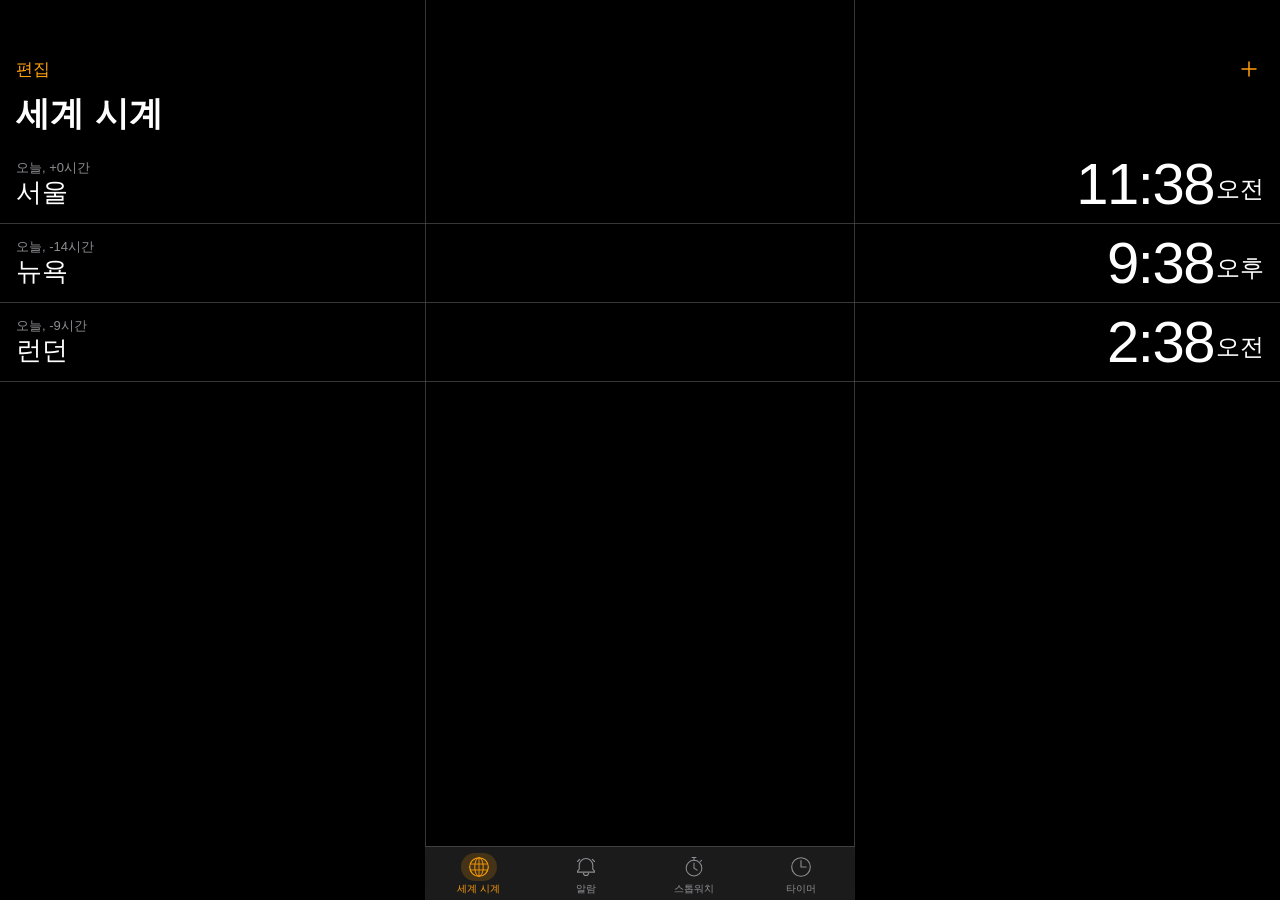
<file: index.html>
<!DOCTYPE html>
<html lang="ko">
<head>
  <meta charset="UTF-8">
  <meta name="viewport" content="width=device-width, initial-scale=1.0, maximum-scale=1.0, user-scalable=no, viewport-fit=cover">
  <meta name="apple-mobile-web-app-capable" content="yes">
  <meta name="apple-mobile-web-app-status-bar-style" content="black-translucent">
  <meta name="theme-color" content="#000000">
  <title>시계</title>
  <link rel="manifest" href="manifest.json">
  <link rel="apple-touch-icon" href="icons/icon-192.png">
  <link rel="stylesheet" href="style.css">
</head>
<body>

  <!-- ========== 세계 시계 ========== -->
  <div id="tab-worldclock" class="tab-content active">
    <div class="safe-top"></div>
    <div class="header">
      <div class="header-top">
        <button class="text-btn orange" id="wc-edit-btn">편집</button>
        <button class="icon-btn orange" id="wc-add-btn">
          <svg width="22" height="22" viewBox="0 0 44 44"><path d="M22 8v28M8 22h28" stroke="currentColor" stroke-width="3" stroke-linecap="round"/></svg>
        </button>
      </div>
      <h1 class="large-title">세계 시계</h1>
    </div>
    <div class="scroll-area" id="wc-list"></div>
  </div>

  <!-- ========== 알람 ========== -->
  <div id="tab-alarm" class="tab-content">
    <div class="safe-top"></div>
    <div class="header">
      <div class="header-top">
        <button class="text-btn orange" id="al-edit-btn">편집</button>
        <button class="icon-btn orange" id="al-add-btn">
          <svg width="22" height="22" viewBox="0 0 44 44"><path d="M22 8v28M8 22h28" stroke="currentColor" stroke-width="3" stroke-linecap="round"/></svg>
        </button>
      </div>
      <h1 class="large-title">알람</h1>
    </div>
    <div class="scroll-area" id="al-list"></div>
  </div>

  <!-- ========== 스톱워치 ========== -->
  <div id="tab-stopwatch" class="tab-content">
    <div class="safe-top"></div>
    <div class="sw-wrap">
      <!-- Swipeable pages -->
      <div class="sw-pages" id="sw-pages">
        <div class="sw-page" id="sw-page-digital">
          <div class="sw-digital-display">
            <span class="sw-digital-time" id="sw-display">00:00<span class="sw-digital-ms">.00</span></span>
          </div>
        </div>
        <div class="sw-page" id="sw-page-analog">
          <div class="sw-dial-area">
            <canvas id="sw-canvas"></canvas>
          </div>
        </div>
      </div>
      <!-- Page dots -->
      <div class="sw-dots">
        <span class="sw-dot active" data-page="0"></span>
        <span class="sw-dot" data-page="1"></span>
      </div>
      <!-- Buttons -->
      <div class="sw-buttons">
        <div class="circle-btn-wrap">
          <div class="circle-btn-ring" id="sw-lap-ring">
            <button class="circle-btn gray" id="sw-lap-btn" disabled>랩</button>
          </div>
        </div>
        <div class="circle-btn-wrap">
          <div class="circle-btn-ring green-ring" id="sw-start-ring">
            <button class="circle-btn green" id="sw-start-btn">시작</button>
          </div>
        </div>
      </div>
      <!-- Laps -->
      <div class="lap-list" id="sw-laps"></div>
    </div>
  </div>

  <!-- ========== 타이머 ========== -->
  <div id="tab-timer" class="tab-content">
    <div class="safe-top"></div>
    <div class="tm-wrap">
      <div class="tm-picker-area" id="tm-picker-area">
        <div class="tm-picker">
          <div class="tm-col-group">
            <div class="tm-col" id="pk-h" data-max="23"></div>
            <span class="tm-col-label">시간</span>
          </div>
          <div class="tm-col-group">
            <div class="tm-col" id="pk-m" data-max="59"></div>
            <span class="tm-col-label">분</span>
          </div>
          <div class="tm-col-group">
            <div class="tm-col" id="pk-s" data-max="59"></div>
            <span class="tm-col-label">초</span>
          </div>
        </div>
        <div class="tm-picker-hl"></div>
      </div>
      <div class="tm-ring-area" id="tm-ring-area" style="display:none;">
        <div class="tm-ring-box">
          <svg class="tm-ring-svg" viewBox="0 0 200 200">
            <circle cx="100" cy="100" r="92" fill="none" stroke="#333" stroke-width="3"/>
            <circle cx="100" cy="100" r="92" fill="none" stroke="#FF9F0A" stroke-width="3" stroke-linecap="round" id="tm-ring-circle"
              stroke-dasharray="578.05" stroke-dashoffset="0" transform="rotate(-90 100 100)"/>
          </svg>
          <div class="tm-ring-time" id="tm-ring-time">00:00</div>
        </div>
      </div>
      <div class="tm-sound-row">
        <span>타이머 종료 시</span>
        <span class="tm-sound-val">전파 탐지기 <span class="chevron">›</span></span>
      </div>
      <div class="sw-buttons">
        <div class="circle-btn-wrap">
          <div class="circle-btn-ring">
            <button class="circle-btn gray" id="tm-cancel-btn" disabled>취소</button>
          </div>
        </div>
        <div class="circle-btn-wrap">
          <div class="circle-btn-ring green-ring">
            <button class="circle-btn green" id="tm-start-btn">시작</button>
          </div>
        </div>
      </div>
    </div>
  </div>

  <!-- ========== 알람 추가 모달 ========== -->
  <div class="modal" id="al-modal">
    <div class="modal-sheet">
      <div class="modal-header">
        <button class="text-btn orange" id="al-modal-cancel">취소</button>
        <span class="modal-title">알람 추가</span>
        <button class="text-btn orange bold" id="al-modal-save">저장</button>
      </div>
      <div class="al-picker-area">
        <div class="tm-picker al-picker">
          <div class="tm-col-group"><div class="tm-col" id="alpk-h" data-max="12" data-min="1" data-type="hour12"></div></div>
          <div class="tm-col-group"><div class="tm-col" id="alpk-m" data-max="59"></div></div>
          <div class="tm-col-group"><div class="tm-col" id="alpk-ap" data-type="ampm"></div></div>
        </div>
        <div class="tm-picker-hl"></div>
      </div>
      <div class="al-options">
        <div class="al-opt-row"><span>반복</span><span class="al-opt-val">안 함 <span class="chevron">›</span></span></div>
        <div class="al-opt-row"><span>레이블</span><input type="text" class="al-opt-input" id="al-label-input" value="알람"></div>
        <div class="al-opt-row"><span>사운드</span><span class="al-opt-val">전파 탐지기 <span class="chevron">›</span></span></div>
        <div class="al-opt-row last"><span>다시 알림</span><label class="toggle"><input type="checkbox" checked><span class="toggle-track"><span class="toggle-thumb"></span></span></label></div>
      </div>
    </div>
  </div>

  <!-- ========== 도시 선택 모달 ========== -->
  <div class="modal" id="wc-modal">
    <div class="modal-sheet">
      <div class="modal-header">
        <button class="text-btn orange" id="wc-modal-cancel">취소</button>
        <span class="modal-title">도시 선택</span>
        <div style="width:50px"></div>
      </div>
      <div class="search-box">
        <div class="search-field">
          <svg class="search-icon" width="15" height="15" viewBox="0 0 15 15"><circle cx="6.5" cy="6.5" r="5.5" stroke="#8E8E93" stroke-width="1.5" fill="none"/><path d="M10.5 10.5l3.5 3.5" stroke="#8E8E93" stroke-width="1.5" stroke-linecap="round"/></svg>
          <input type="text" placeholder="검색" id="city-search">
        </div>
      </div>
      <div class="city-list" id="city-list"></div>
    </div>
  </div>

  <!-- ========== 탭 바 ========== -->
  <div class="tabbar">
    <button class="tab active" data-tab="worldclock">
      <div class="tab-ico-wrap">
        <!-- Globe outline -->
        <svg class="tab-ico" viewBox="0 0 26 26"><circle cx="13" cy="13" r="11" stroke="currentColor" stroke-width="1.3" fill="none"/><ellipse cx="13" cy="13" rx="5" ry="11" stroke="currentColor" stroke-width="1.1" fill="none"/><path d="M2.5 9.5h21M2.5 16.5h21M13 2v22" stroke="currentColor" stroke-width="1" fill="none"/></svg>
      </div>
      <span>세계 시계</span>
    </button>
    <button class="tab" data-tab="alarm">
      <div class="tab-ico-wrap">
        <!-- Alarm bell -->
        <svg class="tab-ico" viewBox="0 0 26 26"><path d="M5.5 4L3 6.5M20.5 4L23 6.5" stroke="currentColor" stroke-width="1.3" stroke-linecap="round" fill="none"/><path d="M13 3C8.58 3 5 6.58 5 11v4.5L3 18v1h20v-1l-2-2.5V11c0-4.42-3.58-8-8-8z" stroke="currentColor" stroke-width="1.3" fill="none"/><path d="M10 20c0 1.66 1.34 3 3 3s3-1.34 3-3" stroke="currentColor" stroke-width="1.3" fill="none"/></svg>
      </div>
      <span>알람</span>
    </button>
    <button class="tab" data-tab="stopwatch">
      <div class="tab-ico-wrap">
        <!-- Stopwatch filled when active -->
        <svg class="tab-ico tab-ico-stopwatch" viewBox="0 0 26 28"><circle cx="13" cy="15.5" r="10" stroke="currentColor" stroke-width="1.3" fill="none"/><path d="M13 9v6.5l4 2.5M10.5 2h5M13 2v3.5M21 7l1.5-1.5" stroke="currentColor" stroke-width="1.3" stroke-linecap="round" fill="none"/></svg>
      </div>
      <span>스톱워치</span>
    </button>
    <button class="tab" data-tab="timer">
      <div class="tab-ico-wrap">
        <svg class="tab-ico" viewBox="0 0 26 26"><circle cx="13" cy="13" r="11" stroke="currentColor" stroke-width="1.3" fill="none"/><path d="M13 5.5V13h6" stroke="currentColor" stroke-width="1.3" stroke-linecap="round" fill="none"/></svg>
      </div>
      <span>타이머</span>
    </button>
  </div>

  <script src="app.js"></script>
</body>
</html>
</file>
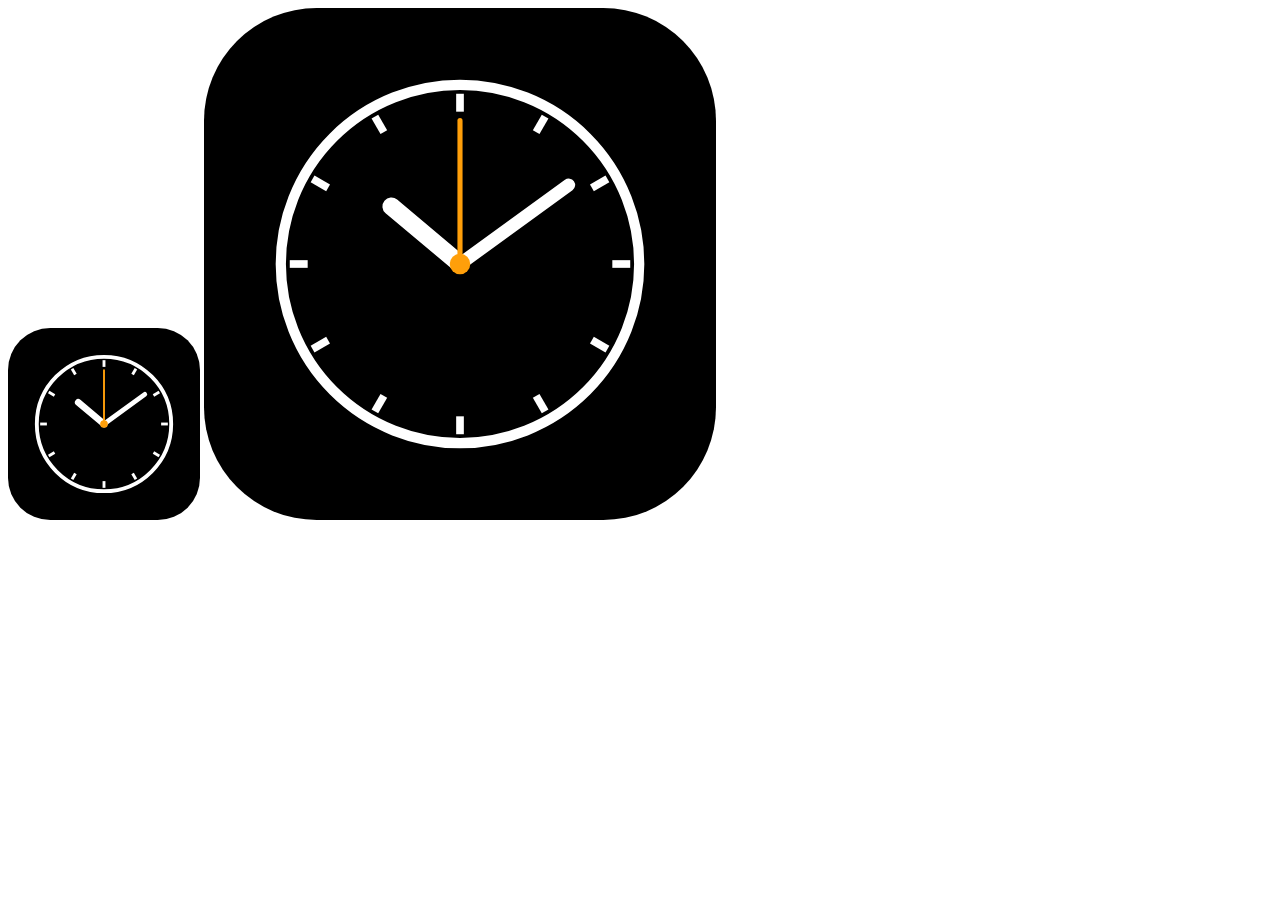
<file: generate-icons.html>
<!DOCTYPE html>
<html>
<head><title>Generate Icons</title></head>
<body>
<canvas id="c192" width="192" height="192"></canvas>
<canvas id="c512" width="512" height="512"></canvas>
<script>
function drawIcon(canvas) {
  const ctx = canvas.getContext('2d');
  const s = canvas.width;
  const r = s * 0.22;

  // Background
  ctx.fillStyle = '#000000';
  ctx.beginPath();
  ctx.roundRect(0, 0, s, s, r);
  ctx.fill();

  // Clock circle
  const cx = s / 2, cy = s / 2, cr = s * 0.35;
  ctx.strokeStyle = '#FFFFFF';
  ctx.lineWidth = s * 0.02;
  ctx.beginPath();
  ctx.arc(cx, cy, cr, 0, Math.PI * 2);
  ctx.stroke();

  // Hour ticks
  for (let i = 0; i < 12; i++) {
    const angle = (i * 30 - 90) * Math.PI / 180;
    const inner = cr * 0.85;
    const outer = cr * 0.95;
    ctx.beginPath();
    ctx.moveTo(cx + Math.cos(angle) * inner, cy + Math.sin(angle) * inner);
    ctx.lineTo(cx + Math.cos(angle) * outer, cy + Math.sin(angle) * outer);
    ctx.lineWidth = s * 0.015;
    ctx.strokeStyle = '#FFFFFF';
    ctx.stroke();
  }

  // Hour hand (10:09 like Apple)
  const hourAngle = (310 - 90) * Math.PI / 180;
  ctx.beginPath();
  ctx.moveTo(cx, cy);
  ctx.lineTo(cx + Math.cos(hourAngle) * cr * 0.5, cy + Math.sin(hourAngle) * cr * 0.5);
  ctx.lineWidth = s * 0.035;
  ctx.lineCap = 'round';
  ctx.strokeStyle = '#FFFFFF';
  ctx.stroke();

  // Minute hand
  const minAngle = (54 - 90) * Math.PI / 180;
  ctx.beginPath();
  ctx.moveTo(cx, cy);
  ctx.lineTo(cx + Math.cos(minAngle) * cr * 0.75, cy + Math.sin(minAngle) * cr * 0.75);
  ctx.lineWidth = s * 0.025;
  ctx.lineCap = 'round';
  ctx.strokeStyle = '#FFFFFF';
  ctx.stroke();

  // Second hand
  const secAngle = (0 - 90) * Math.PI / 180;
  ctx.beginPath();
  ctx.moveTo(cx, cy);
  ctx.lineTo(cx + Math.cos(secAngle) * cr * 0.8, cy + Math.sin(secAngle) * cr * 0.8);
  ctx.lineWidth = s * 0.01;
  ctx.strokeStyle = '#FF9F0A';
  ctx.stroke();

  // Center dot
  ctx.beginPath();
  ctx.arc(cx, cy, s * 0.02, 0, Math.PI * 2);
  ctx.fillStyle = '#FF9F0A';
  ctx.fill();
}

drawIcon(document.getElementById('c192'));
drawIcon(document.getElementById('c512'));

// Download
['c192', 'c512'].forEach(id => {
  const canvas = document.getElementById(id);
  const link = document.createElement('a');
  link.download = `icon-${canvas.width}.png`;
  link.href = canvas.toDataURL();
  link.click();
});
</script>
</body>
</html>
</file>
<file: style.css>
*{margin:0;padding:0;box-sizing:border-box;-webkit-tap-highlight-color:transparent;-webkit-user-select:none;user-select:none}
:root{
  --orange:#FF9F0A;--bg:#000;--card:#1C1C1E;--sep:rgba(84,84,88,.65);
  --t1:#FFF;--t2:#8E8E93;--t3:#636366;--green:#30D158;--red:#FF453A;
  --sat:env(safe-area-inset-top,47px);--sab:env(safe-area-inset-bottom,0px);
}
html,body{height:100%;overflow:hidden;background:var(--bg);color:var(--t1);
  font-family:-apple-system,BlinkMacSystemFont,'SF Pro Text','SF Pro Display','Helvetica Neue',sans-serif;
  -webkit-font-smoothing:antialiased;font-size:17px}
.safe-top{height:var(--sat);min-height:47px}

/* Header */
.header{padding:0 16px}
.header-top{display:flex;justify-content:space-between;align-items:center;height:44px}
.large-title{font-size:34px;font-weight:700;letter-spacing:.37px;padding:0 0 8px}
.text-btn{background:none;border:none;font:inherit;font-size:17px;cursor:pointer;padding:0}
.text-btn.orange{color:var(--orange)}.text-btn.bold{font-weight:600}
.icon-btn{background:none;border:none;color:var(--orange);cursor:pointer;padding:4px;display:flex;align-items:center}

/* Tabs */
.tab-content{display:none;position:absolute;top:0;left:0;right:0;bottom:83px;overflow:hidden;flex-direction:column}
.tab-content.active{display:flex}
.scroll-area{flex:1;overflow-y:auto;-webkit-overflow-scrolling:touch}

/* ===== Tab Bar ===== */
.tabbar{position:fixed;bottom:0;left:0;right:0;display:flex;
  background:rgba(30,30,30,.92);backdrop-filter:saturate(180%) blur(20px);-webkit-backdrop-filter:saturate(180%) blur(20px);
  border-top:.33px solid rgba(255,255,255,.16);
  padding:4px 0 calc(4px + var(--sab));z-index:100}
.tab{flex:1;display:flex;flex-direction:column;align-items:center;gap:1px;
  background:none;border:none;color:var(--t2);font-size:10px;font-family:inherit;cursor:pointer;padding:2px 0 0}
.tab.active{color:var(--orange)}
.tab-ico-wrap{width:36px;height:28px;display:flex;align-items:center;justify-content:center;border-radius:16px;transition:background .2s}
.tab.active .tab-ico-wrap{background:rgba(255,159,10,.18)}
.tab-ico{width:22px;height:22px;display:block}

/* ===== 세계 시계 ===== */
.wc-item{display:flex;align-items:center;justify-content:space-between;
  padding:10px 16px;border-bottom:.33px solid var(--sep)}
.wc-offset{font-size:13px;color:var(--t2);font-weight:400;line-height:1.3}
.wc-city{font-size:26px;font-weight:300;line-height:1.2;letter-spacing:-.3px}
.wc-time{font-size:58px;font-weight:100;letter-spacing:-1.5px;line-height:1;font-variant-numeric:tabular-nums}
.wc-ampm{font-size:24px;font-weight:300;vertical-align:super;margin-left:2px}

/* ===== 알람 ===== */
.al-section{padding:20px 16px 6px;display:flex;align-items:center;gap:6px}
.al-section-ico{width:26px;height:26px;background:var(--orange);border-radius:7px;display:flex;align-items:center;justify-content:center}
.al-section-ico svg{width:16px;height:16px;color:#000}
.al-section-title{font-size:20px;font-weight:600}
.al-section-desc{padding:0 16px 10px;font-size:13px;color:var(--t2);line-height:1.38}
.al-other-title{padding:28px 16px 6px;font-size:20px;font-weight:600}
.al-item{display:flex;align-items:center;justify-content:space-between;padding:8px 16px;border-bottom:.33px solid var(--sep);min-height:72px}
.al-time{font-size:58px;font-weight:100;letter-spacing:-1.5px;line-height:1;font-variant-numeric:tabular-nums}
.al-ampm{font-size:24px;font-weight:300;margin-left:2px}
.al-label{font-size:13px;color:var(--t2);margin-top:1px}
.al-item.off .al-time,.al-item.off .al-ampm,.al-item.off .al-label{color:var(--t3)}
.toggle{position:relative;display:block;width:51px;height:31px;flex-shrink:0}
.toggle input{display:none}
.toggle-track{display:block;width:51px;height:31px;border-radius:31px;background:#39393D;transition:background .25s;cursor:pointer}
.toggle-thumb{position:absolute;top:2px;left:2px;width:27px;height:27px;border-radius:50%;background:#fff;box-shadow:0 2px 4px rgba(0,0,0,.3);transition:transform .25s}
.toggle input:checked~.toggle-track{background:var(--green)}
.toggle input:checked~.toggle-track .toggle-thumb{transform:translateX(20px)}

/* ===== 스톱워치 ===== */
.sw-wrap{display:flex;flex-direction:column;height:100%;overflow:hidden}
.sw-pages{display:flex;overflow-x:scroll;scroll-snap-type:x mandatory;-webkit-overflow-scrolling:touch;
  flex-shrink:0;scrollbar-width:none}
.sw-pages::-webkit-scrollbar{display:none}
.sw-page{min-width:100%;scroll-snap-align:center;display:flex;align-items:center;justify-content:center}
.sw-digital-display{display:flex;align-items:center;justify-content:center;
  height:68vw;max-height:340px;width:100%}
.sw-digital-time{font-size:86px;font-weight:100;font-variant-numeric:tabular-nums;
  letter-spacing:-2px;line-height:1;
  font-family:-apple-system,'SF Pro Display','Helvetica Neue',sans-serif}
.sw-digital-ms{font-size:86px;font-weight:100}
.sw-dial-area{display:flex;align-items:center;justify-content:center;
  height:68vw;max-height:340px;width:100%}
#sw-canvas{width:min(88vw,340px);height:min(88vw,340px)}
.sw-dots{display:flex;gap:6px;justify-content:center;padding:6px 0 10px;flex-shrink:0}
.sw-dot{width:7px;height:7px;border-radius:50%;background:rgba(255,255,255,.25);cursor:pointer}
.sw-dot.active{background:rgba(255,255,255,.9)}

/* Circle Buttons */
.sw-buttons{display:flex;justify-content:space-between;padding:0 20px;flex-shrink:0}
.circle-btn-wrap{width:82px;height:82px}
.circle-btn-ring{width:82px;height:82px;border-radius:50%;padding:3px;border:2px solid #555}
.circle-btn-ring.green-ring{border-color:#0B3D16}
.circle-btn-ring.red-ring{border-color:#3D0B0B}
.circle-btn{width:100%;height:100%;border-radius:50%;border:none;font-size:17px;font-family:inherit;font-weight:500;cursor:pointer;display:flex;align-items:center;justify-content:center}
.circle-btn.gray{background:#333;color:var(--t1)}
.circle-btn.green{background:#0B3D16;color:var(--green)}
.circle-btn.red{background:#3D0B0B;color:var(--red)}
.circle-btn:disabled{opacity:.5}

/* Laps */
.lap-list{flex:1;overflow-y:auto;-webkit-overflow-scrolling:touch;margin-top:10px}
.lap-row{display:flex;justify-content:space-between;padding:9px 16px;border-top:.33px solid var(--sep);
  font-size:16px;font-variant-numeric:tabular-nums;font-weight:400;
  font-family:-apple-system,'SF Pro Display','Helvetica Neue',monospace}
.lap-row.best{color:var(--green)}.lap-row.worst{color:var(--red)}

/* ===== 타이머 ===== */
.tm-wrap{display:flex;flex-direction:column;align-items:center;flex:1;padding-top:10px}
.tm-picker-area{position:relative;width:100%;height:216px;overflow:hidden}
.tm-picker{display:flex;align-items:center;justify-content:center;height:100%;padding:0 8px}
.tm-col-group{display:flex;align-items:center;gap:2px}
.tm-col{height:216px;width:60px;overflow-y:scroll;scroll-snap-type:y mandatory;-webkit-overflow-scrolling:touch;scrollbar-width:none}
.tm-col::-webkit-scrollbar{display:none}
.tm-col-label{font-size:16px;font-weight:600;width:36px;text-align:left}
.pk-item{height:36px;display:flex;align-items:center;justify-content:center;font-size:23px;font-weight:400;scroll-snap-align:center;font-variant-numeric:tabular-nums;opacity:.3;transition:opacity .15s}
.pk-item.in-view{opacity:1}
.pk-pad{height:90px}
.tm-picker-hl{position:absolute;left:0;right:0;top:50%;transform:translateY(-50%);height:36px;border-top:.5px solid var(--sep);border-bottom:.5px solid var(--sep);pointer-events:none;z-index:2}
.tm-ring-area{padding:20px 0 10px;display:flex;justify-content:center}
.tm-ring-box{position:relative;width:260px;height:260px}
.tm-ring-svg{width:100%;height:100%}
.tm-ring-time{position:absolute;top:50%;left:50%;transform:translate(-50%,-50%);font-size:60px;font-weight:100;font-variant-numeric:tabular-nums;letter-spacing:-1px}
.tm-sound-row{display:flex;justify-content:space-between;align-items:center;width:100%;padding:12px 16px;border-bottom:.33px solid var(--sep);font-size:17px}
.tm-sound-val{color:var(--t2)}.chevron{color:var(--t3);font-size:20px;margin-left:4px}

/* ===== 모달 ===== */
.modal{position:fixed;inset:0;background:rgba(0,0,0,.4);z-index:200;display:none;align-items:flex-end;justify-content:center}
.modal.show{display:flex}
.modal-sheet{width:100%;max-width:430px;max-height:92vh;background:#2C2C2E;border-radius:12px 12px 0 0;overflow:hidden;display:flex;flex-direction:column}
.modal-header{display:flex;align-items:center;justify-content:space-between;padding:14px 16px;border-bottom:.33px solid var(--sep);flex-shrink:0}
.modal-title{font-size:17px;font-weight:600;color:var(--t1)}
.al-picker-area{position:relative;height:216px;overflow:hidden}
.al-picker .tm-col{width:72px}.al-picker .tm-col-group{gap:0}
.al-options{padding:0 16px;overflow-y:auto}
.al-opt-row{display:flex;align-items:center;justify-content:space-between;padding:11px 0;border-bottom:.33px solid var(--sep);font-size:17px}
.al-opt-row.last{border-bottom:none}
.al-opt-val{color:var(--t2);font-size:17px}
.al-opt-input{background:none;border:none;color:var(--t2);font-size:17px;text-align:right;font-family:inherit;outline:none;width:140px}
.search-box{padding:0 16px 8px}
.search-field{display:flex;align-items:center;gap:6px;background:#1C1C1E;border-radius:10px;padding:7px 8px}
.search-field input{flex:1;background:none;border:none;color:var(--t1);font-size:17px;font-family:inherit;outline:none}
.search-field input::placeholder{color:var(--t2)}
.search-icon{flex-shrink:0}
.city-list{flex:1;overflow-y:auto;-webkit-overflow-scrolling:touch;max-height:50vh}
.city-row{padding:11px 16px;border-bottom:.33px solid var(--sep);font-size:17px;cursor:pointer}
.city-row:active{background:rgba(255,255,255,.08)}

@media(min-width:500px){
  body{max-width:430px;margin:0 auto;border-left:.33px solid var(--sep);border-right:.33px solid var(--sep)}
  .tabbar,.modal{max-width:430px;left:50%;transform:translateX(-50%)}
}
</file>
